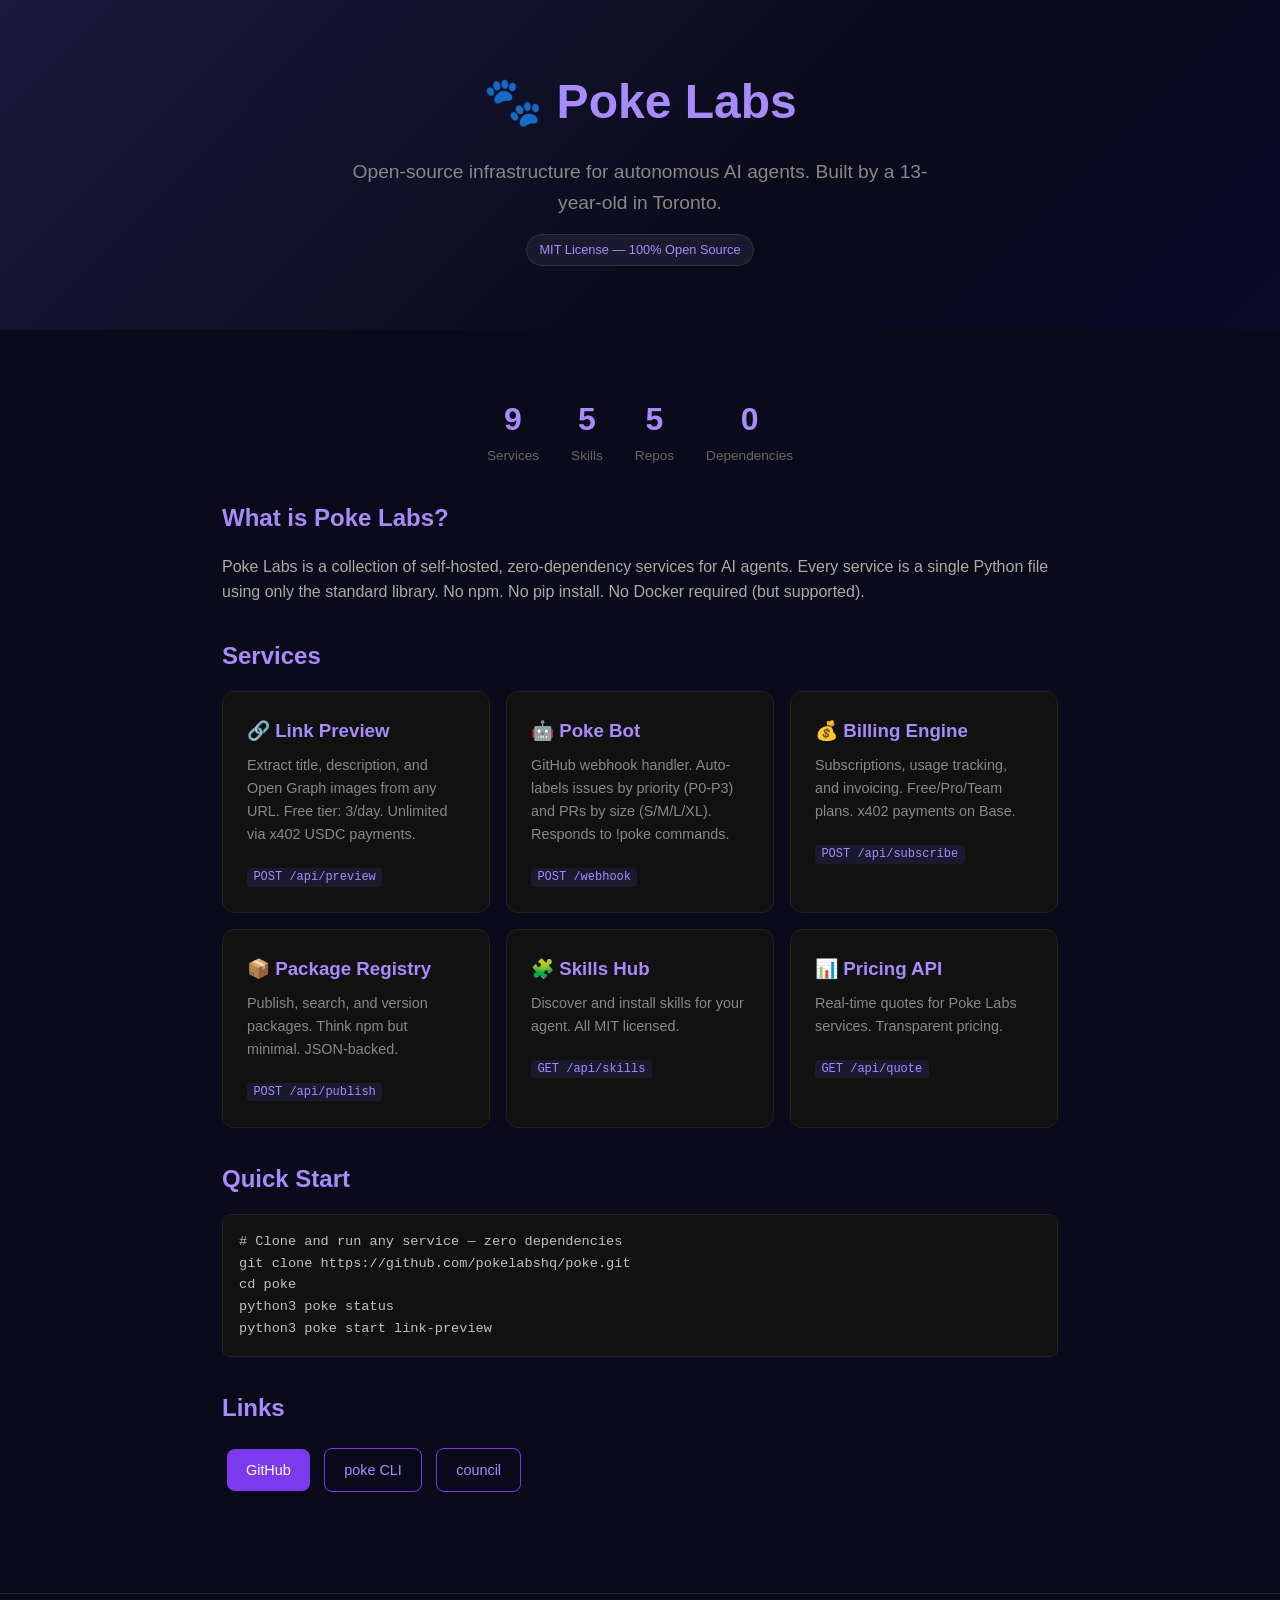
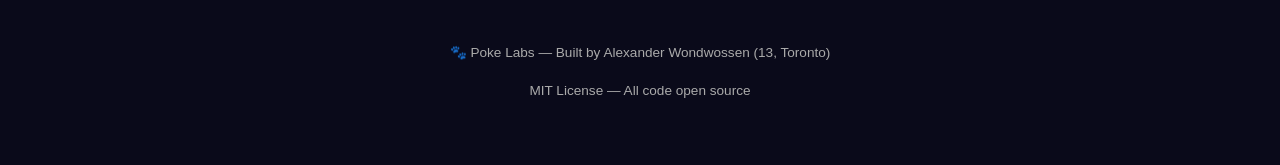
<file: index.html>
<!DOCTYPE html>
<html lang="en">
<head>
<meta charset="UTF-8">
<meta name="viewport" content="width=device-width, initial-scale=1.0">
<title>Poke Labs — AI Agent Infrastructure</title>
<style>
*{box-sizing:border-box;margin:0;padding:0}
body{font-family:-apple-system,BlinkMacSystemFont,'Segoe UI',Roboto,sans-serif;background:#0a0a1a;color:#e0e0e0;line-height:1.6}
.hero{background:linear-gradient(135deg,#1a1a3e 0%,#0a0a1a 60%,#0a0a2a 100%);padding:4rem 2rem;text-align:center}
.hero h1{font-size:3rem;color:#a78bfa;margin-bottom:1rem}
.hero p{font-size:1.2rem;color:#888;max-width:600px;margin:0 auto}
.hero .badge{display:inline-block;background:#1a1a2e;border:1px solid #333;padding:.3rem .8rem;border-radius:20px;font-size:.8rem;color:#a78bfa;margin-top:1rem}
.container{max-width:900px;margin:0 auto;padding:2rem}
h2{color:#a78bfa;margin:2rem 0 1rem;font-size:1.5rem}
p{color:#aaa;margin-bottom:1rem}
.grid{display:grid;grid-template-columns:repeat(auto-fit,minmax(250px,1fr));gap:1rem;margin:1rem 0}
.card{background:#111;border:1px solid #222;border-radius:12px;padding:1.5rem}
.card h3{color:#a78bfa;margin-bottom:.5rem}
.card p{color:#888;font-size:.9rem}
.card code{font-size:.75rem;background:#1a1a2e;padding:.15rem .4rem;border-radius:4px;color:#a78bfa}
.btn{display:inline-block;background:#7c3aed;color:#fff;padding:.6rem 1.2rem;border-radius:8px;text-decoration:none;font-size:.9rem;margin:.3rem}
.btn:hover{background:#6d28d9}
.btn-outline{background:transparent;border:1px solid #7c3aed;color:#a78bfa}
.stats{display:flex;gap:2rem;justify-content:center;flex-wrap:wrap;margin:2rem 0}
.stat{text-align:center}
.stat .num{font-size:2rem;color:#a78bfa;font-weight:bold}
.stat .label{color:#666;font-size:.85rem}
pre{background:#111;border:1px solid #222;border-radius:8px;padding:1rem;overflow:auto;font-size:.85rem;color:#c0c0c0}
.footer{text-align:center;padding:3rem 1rem;color:#444;font-size:.85rem;border-top:1px solid #222;margin-top:3rem}
</style>
</head>
<body>
<div class="hero">
<h1>🐾 Poke Labs</h1>
<p>Open-source infrastructure for autonomous AI agents. Built by a 13-year-old in Toronto.</p>
<div class="badge">MIT License — 100% Open Source</div>
</div>
<div class="container">
<div class="stats">
<div class="stat"><div class="num">9</div><div class="label">Services</div></div>
<div class="stat"><div class="num">5</div><div class="label">Skills</div></div>
<div class="stat"><div class="num">5</div><div class="label">Repos</div></div>
<div class="stat"><div class="num">0</div><div class="label">Dependencies</div></div>
</div>
<h2>What is Poke Labs?</h2>
<p>Poke Labs is a collection of self-hosted, zero-dependency services for AI agents. Every service is a single Python file using only the standard library. No npm. No pip install. No Docker required (but supported).</p>
<h2>Services</h2>
<div class="grid">
<div class="card"><h3>🔗 Link Preview</h3><p>Extract title, description, and Open Graph images from any URL. Free tier: 3/day. Unlimited via x402 USDC payments.</p><code>POST /api/preview</code></div>
<div class="card"><h3>🤖 Poke Bot</h3><p>GitHub webhook handler. Auto-labels issues by priority (P0-P3) and PRs by size (S/M/L/XL). Responds to !poke commands.</p><code>POST /webhook</code></div>
<div class="card"><h3>💰 Billing Engine</h3><p>Subscriptions, usage tracking, and invoicing. Free/Pro/Team plans. x402 payments on Base.</p><code>POST /api/subscribe</code></div>
<div class="card"><h3>📦 Package Registry</h3><p>Publish, search, and version packages. Think npm but minimal. JSON-backed.</p><code>POST /api/publish</code></div>
<div class="card"><h3>🧩 Skills Hub</h3><p>Discover and install skills for your agent. All MIT licensed.</p><code>GET /api/skills</code></div>
<div class="card"><h3>📊 Pricing API</h3><p>Real-time quotes for Poke Labs services. Transparent pricing.</p><code>GET /api/quote</code></div>
</div>
<h2>Quick Start</h2>
<pre># Clone and run any service — zero dependencies
git clone https://github.com/pokelabshq/poke.git
cd poke
python3 poke status
python3 poke start link-preview</pre>
<h2>Links</h2>
<p>
<a href="https://github.com/pokelabshq" class="btn">GitHub</a>
<a href="https://github.com/pokelabshq/poke" class="btn btn-outline">poke CLI</a>
<a href="https://github.com/pokelabshq/council" class="btn btn-outline">council</a>
</p>
</div>
<div class="footer">
<p>🐾 Poke Labs — Built by Alexander Wondwossen (13, Toronto)</p>
<p>MIT License — All code open source</p>
</div>
</body>
</html>
</file>
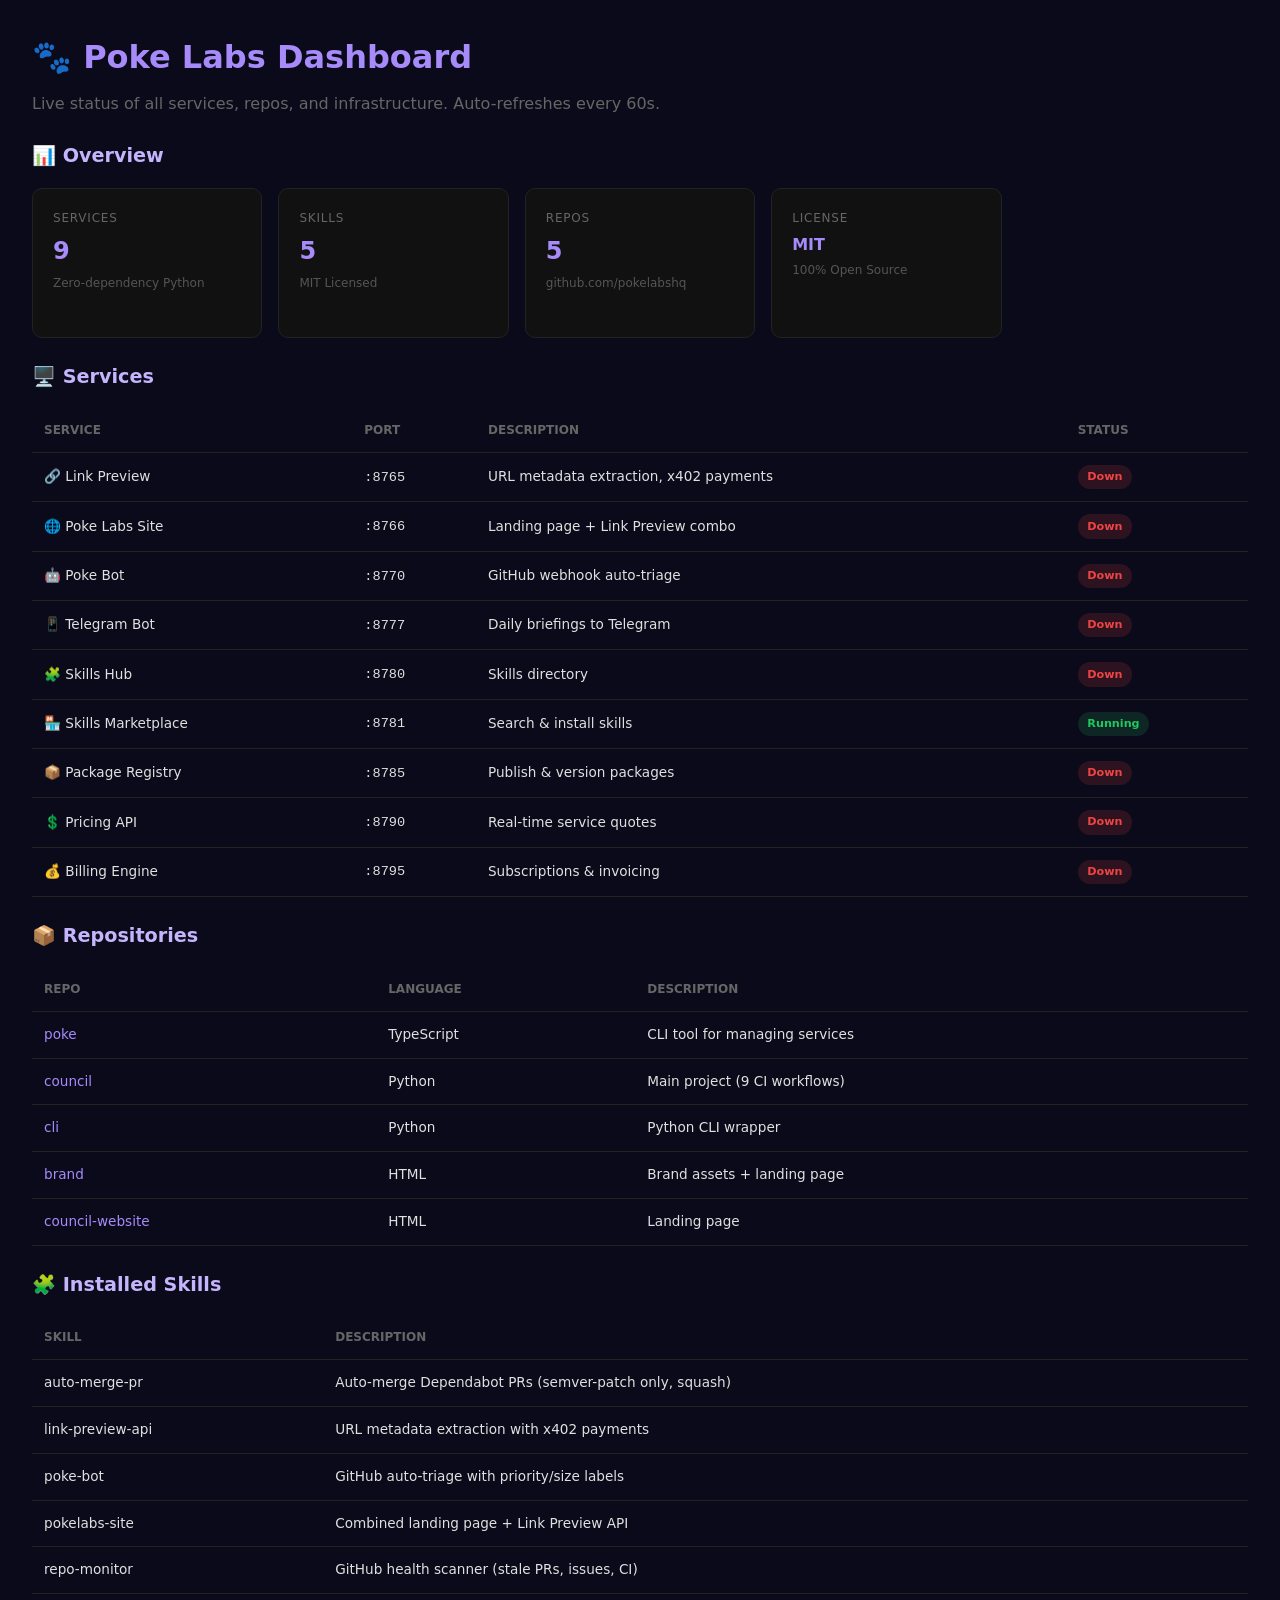
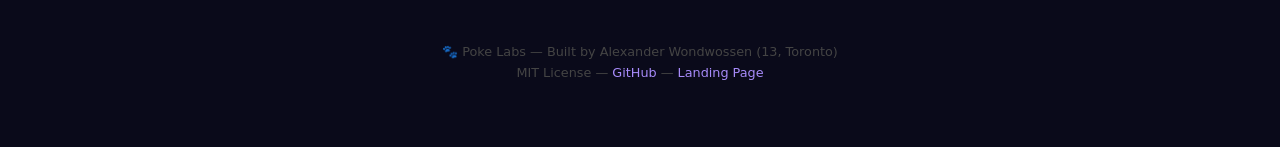
<file: dashboard.html>
<!DOCTYPE html>
<html lang="en">
<head>
<meta charset="UTF-8">
<meta name="viewport" content="width=device-width,initial-scale=1.0">
<title>Poke Labs — Live Dashboard</title>
<meta http-equiv="refresh" content="60">
<style>
*{box-sizing:border-box;margin:0;padding:0}
body{font-family:-apple-system,BlinkMacSystemFont,'Segoe UI',system-ui,sans-serif;background:#0a0a1a;color:#e0e0e0;line-height:1.6;padding:2rem}
h1{color:#a78bfa;margin-bottom:.5rem}
h2{color:#c4b5fd;margin:1.5rem 0 .75rem;font-size:1.2rem}
.sub{color:#666;margin-bottom:1.5rem}
.grid{display:grid;grid-template-columns:repeat(auto-fill,minmax(200px,1fr));gap:1rem;margin:1rem 0}
.card{background:#111;border:1px solid #222;border-radius:10px;padding:1.25rem}
.card .label{color:#666;font-size:.75rem;text-transform:uppercase;letter-spacing:.05rem}
.card .value{font-size:1.5rem;font-weight:bold;color:#a78bfa;margin-top:.25rem}
.card .sub{font-size:.75rem;color:#555;margin-top:.25rem}
.status{display:inline-block;padding:.2rem .6rem;border-radius:12px;font-size:.7rem;font-weight:600}
.ok{background:rgba(34,197,94,0.15);color:#22c55e}
.down{background:rgba(239,68,68,0.15);color:#ef4444}
.warn{background:rgba(234,179,8,0.15);color:#eab308}
table{width:100%;border-collapse:collapse;margin:1rem 0}
th,td{text-align:left;padding:.75rem;border-bottom:1px solid #222;font-size:.85rem}
th{color:#666;text-transform:uppercase;font-size:.75rem}
a{color:#a78bfa;text-decoration:none}
a:hover{text-decoration:underline}
.footer{text-align:center;padding:2rem;color:#444;font-size:.8rem}
</style>
</head>
<body>
<h1>🐾 Poke Labs Dashboard</h1>
<p class="sub">Live status of all services, repos, and infrastructure. Auto-refreshes every 60s.</p>

<h2>📊 Overview</h2>
<div class="grid">
<div class="card"><div class="label">Services</div><div class="value">9</div><div class="sub">Zero-dependency Python</div></div>
<div class="card"><div class="label">Skills</div><div class="value">5</div><div class="sub">MIT Licensed</div></div>
<div class="card"><div class="label">Repos</div><div class="value">5</div><div class="sub">github.com/pokelabshq</div></div>
<div class="card"><div class="label">License</div><div class="value" style="font-size:1rem">MIT</div><div class="sub">100% Open Source</div></div>
</div>

<h2>🖥️ Services</h2>
<table>
<tr><th>Service</th><th>Port</th><th>Description</th><th>Status</th></tr>
<tr><td>🔗 Link Preview</td><td><code>:8765</code></td><td>URL metadata extraction, x402 payments</td><td><span class="status down">Down</span></td></tr>
<tr><td>🌐 Poke Labs Site</td><td><code>:8766</code></td><td>Landing page + Link Preview combo</td><td><span class="status down">Down</span></td></tr>
<tr><td>🤖 Poke Bot</td><td><code>:8770</code></td><td>GitHub webhook auto-triage</td><td><span class="status down">Down</span></td></tr>
<tr><td>📱 Telegram Bot</td><td><code>:8777</code></td><td>Daily briefings to Telegram</td><td><span class="status down">Down</span></td></tr>
<tr><td>🧩 Skills Hub</td><td><code>:8780</code></td><td>Skills directory</td><td><span class="status down">Down</span></td></tr>
<tr><td>🏪 Skills Marketplace</td><td><code>:8781</code></td><td>Search & install skills</td><td><span class="status ok">Running</span></td></tr>
<tr><td>📦 Package Registry</td><td><code>:8785</code></td><td>Publish & version packages</td><td><span class="status down">Down</span></td></tr>
<tr><td>💲 Pricing API</td><td><code>:8790</code></td><td>Real-time service quotes</td><td><span class="status down">Down</span></td></tr>
<tr><td>💰 Billing Engine</td><td><code>:8795</code></td><td>Subscriptions & invoicing</td><td><span class="status down">Down</span></td></tr>
</table>

<h2>📦 Repositories</h2>
<table>
<tr><th>Repo</th><th>Language</th><th>Description</th></tr>
<tr><td><a href="https://github.com/pokelabshq/poke">poke</a></td><td>TypeScript</td><td>CLI tool for managing services</td></tr>
<tr><td><a href="https://github.com/pokelabshq/council">council</a></td><td>Python</td><td>Main project (9 CI workflows)</td></tr>
<tr><td><a href="https://github.com/pokelabshq/cli">cli</a></td><td>Python</td><td>Python CLI wrapper</td></tr>
<tr><td><a href="https://github.com/pokelabshq/brand">brand</a></td><td>HTML</td><td>Brand assets + landing page</td></tr>
<tr><td><a href="https://github.com/pokelabshq/council-website">council-website</a></td><td>HTML</td><td>Landing page</td></tr>
</table>

<h2>🧩 Installed Skills</h2>
<table>
<tr><th>Skill</th><th>Description</th></tr>
<tr><td>auto-merge-pr</td><td>Auto-merge Dependabot PRs (semver-patch only, squash)</td></tr>
<tr><td>link-preview-api</td><td>URL metadata extraction with x402 payments</td></tr>
<tr><td>poke-bot</td><td>GitHub auto-triage with priority/size labels</td></tr>
<tr><td>pokelabs-site</td><td>Combined landing page + Link Preview API</td></tr>
<tr><td>repo-monitor</td><td>GitHub health scanner (stale PRs, issues, CI)</td></tr>
</table>

<div class="footer">
<p>🐾 Poke Labs — Built by Alexander Wondwossen (13, Toronto)</p>
<p>MIT License — <a href="https://github.com/pokelabshq">GitHub</a> — <a href="/">Landing Page</a></p>
</body>
</html>
</file>
